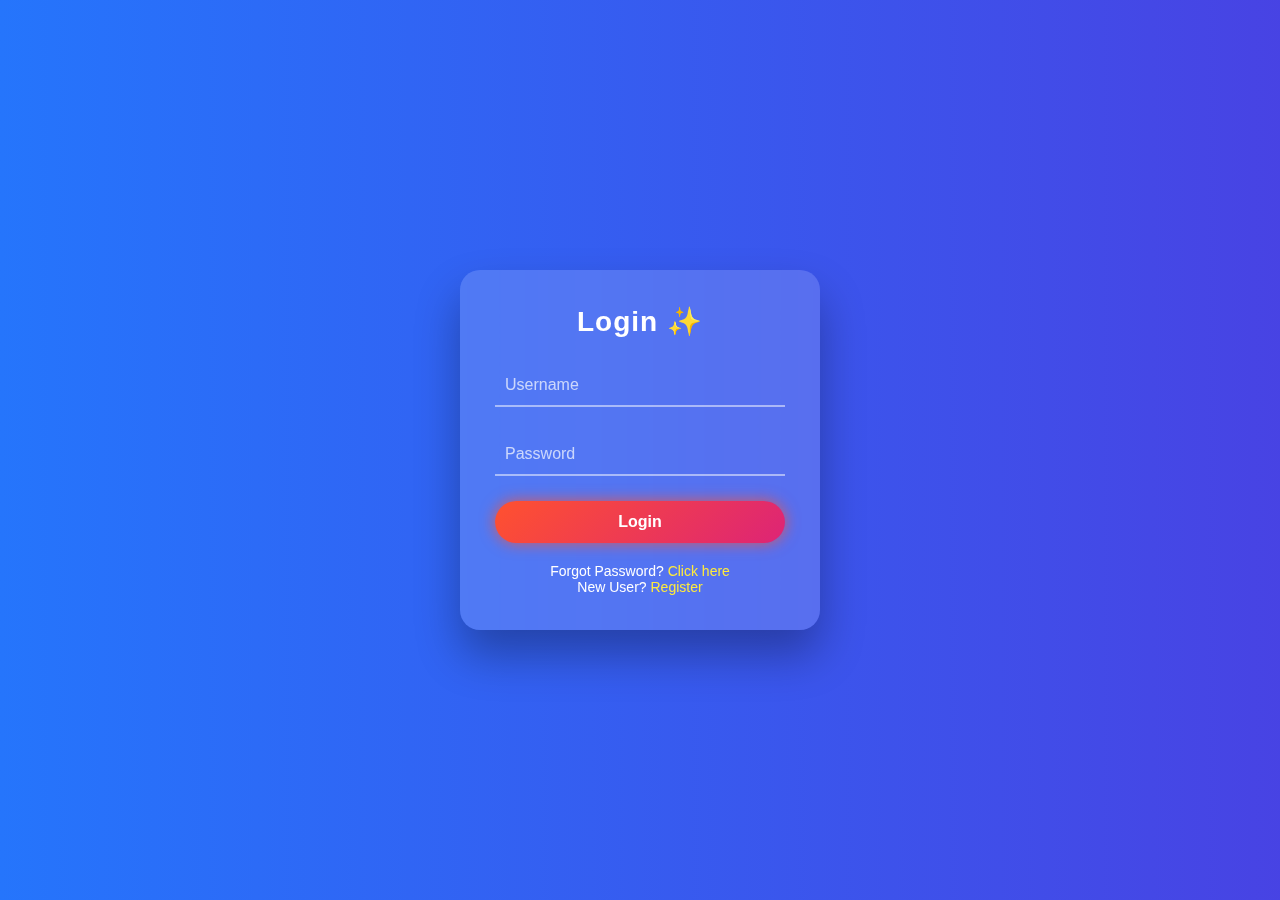
<file: index.html>
<!DOCTYPE html>
<html lang="en">
<head>
<meta charset="UTF-8">
<title>Stylish Login</title>

<style>
/* RESET */
* {
    margin: 0;
    padding: 0;
    box-sizing: border-box;
    font-family: 'Poppins', sans-serif;
}

/* BACKGROUND */
body {
    height: 100vh;
    background: linear-gradient(270deg, #ff6a00, #ee0979, #6a11cb, #2575fc);
    background-size: 600% 600%;
    animation: gradientBG 12s ease infinite;
    display: flex;
    justify-content: center;
    align-items: center;
}

@keyframes gradientBG {
    0% { background-position: 0% 50%; }
    50% { background-position: 100% 50%; }
    100% { background-position: 0% 50%; }
}

/* LOGIN CARD */
.login-box {
    width: 360px;
    padding: 35px;
    border-radius: 20px;
    background: rgba(255, 255, 255, 0.15);
    backdrop-filter: blur(15px);
    box-shadow: 0 25px 45px rgba(0,0,0,0.3);
    color: white;
}

/* TITLE */
.login-box h2 {
    text-align: center;
    margin-bottom: 25px;
    font-size: 28px;
    letter-spacing: 1px;
}

/* INPUT BOX */
.input-box {
    position: relative;
    margin-bottom: 25px;
}

.input-box input {
    width: 100%;
    padding: 12px 10px;
    background: transparent;
    border: none;
    border-bottom: 2px solid rgba(255,255,255,0.5);
    color: white;
    font-size: 16px;
    outline: none;
}

.input-box label {
    position: absolute;
    top: 50%;
    left: 10px;
    color: rgba(255,255,255,0.7);
    font-size: 16px;
    pointer-events: none;
    transform: translateY(-50%);
    transition: 0.3s;
}

/* FLOATING LABEL */
.input-box input:focus ~ label,
.input-box input:valid ~ label {
    top: -8px;
    font-size: 13px;
    color: #ffeb3b;
}

/* BUTTON */
.login-btn {
    width: 100%;
    padding: 12px;
    border: none;
    border-radius: 30px;
    font-size: 16px;
    font-weight: bold;
    cursor: pointer;
    background: linear-gradient(135deg, #ff512f, #dd2476);
    color: white;
    box-shadow: 0 0 15px rgba(255, 81, 47, 0.8);
    transition: 0.3s;
}

.login-btn:hover {
    transform: scale(1.05);
    box-shadow: 0 0 25px rgba(255, 81, 47, 1);
}

/* EXTRA LINKS */
.links {
    margin-top: 20px;
    text-align: center;
    font-size: 14px;
}

.links a {
    color: #ffeb3b;
    text-decoration: none;
    font-weight: 500;
}

.links a:hover {
    text-decoration: underline;
}
</style>
</head>

<body>

<div class="login-box">
    <h2>Login ✨</h2>
    <form>
        <div class="input-box">
            <input type="text" required>
            <label>Username</label>
        </div>

        <div class="input-box">
            <input type="password" required>
            <label>Password</label>
        </div>

        <button class="login-btn">Login</button>

        <div class="links">
            <p>Forgot Password? <a href="#">Click here</a></p>
            <p>New User? <a href="#">Register</a></p>
        </div>
    </form>
</div>

</body>
</html>
</file>
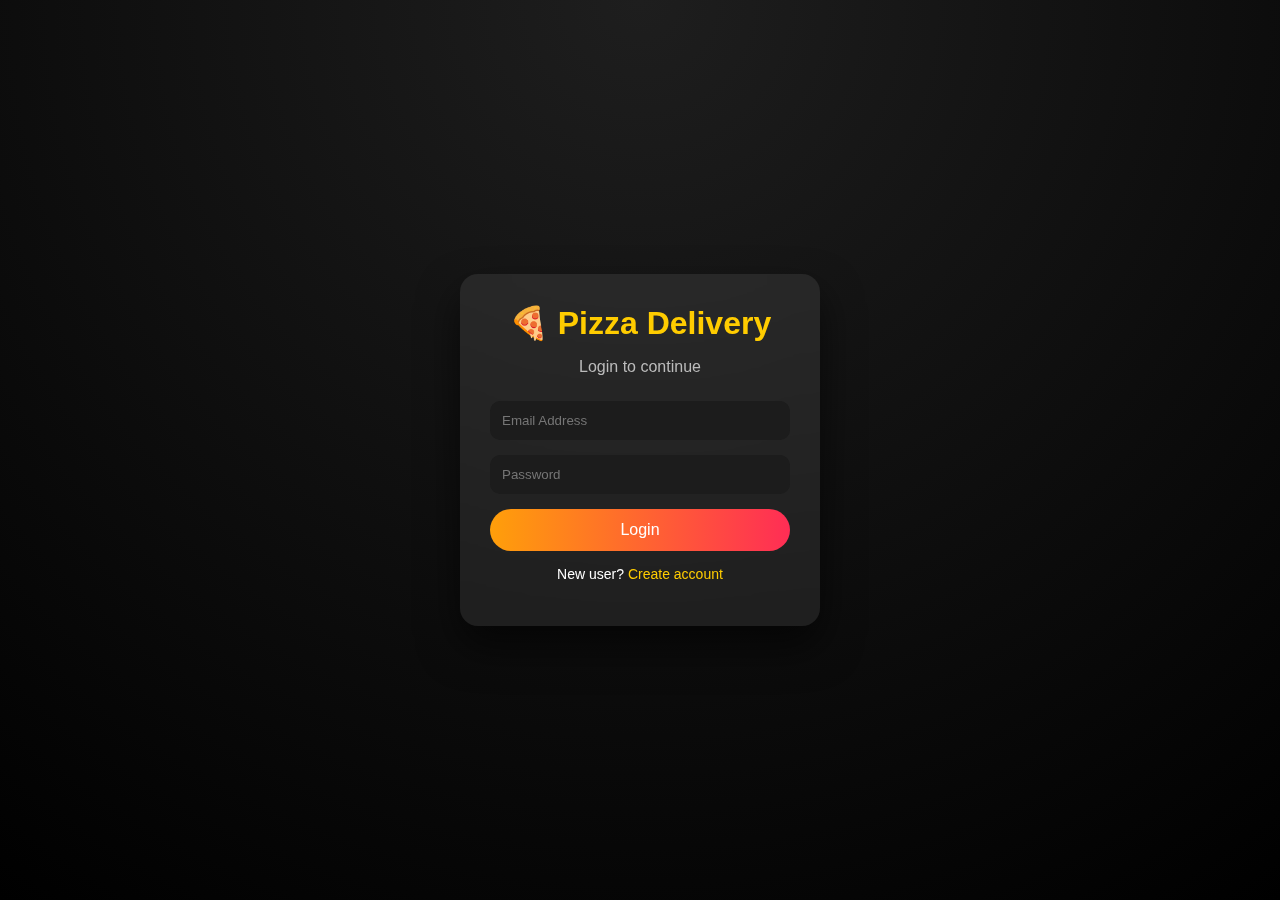
<file: pizza website/index.html>
<!DOCTYPE html>
<html lang="en">
<head>
  <meta charset="UTF-8">
  <title>Pizza Login</title>
  <link rel="stylesheet" href="css/style.css">
</head>
<body>

<div class="login-wrapper">
  <div class="login-card">
    <h1 class="app-title">🍕 Pizza Delivery</h1>
    <p class="subtitle">Login to continue</p>

    <input type="email" placeholder="Email Address">
    <input type="password" placeholder="Password">

    <button class="login-btn" onclick="login()">Login</button>

    <p class="link-text">
      New user? <a href="register.html">Create account</a>
    </p>
  </div>
</div>

<script>
  function login() {
    window.location.href = "menus.html";
  }
</script>

</body>
</html>
</file>
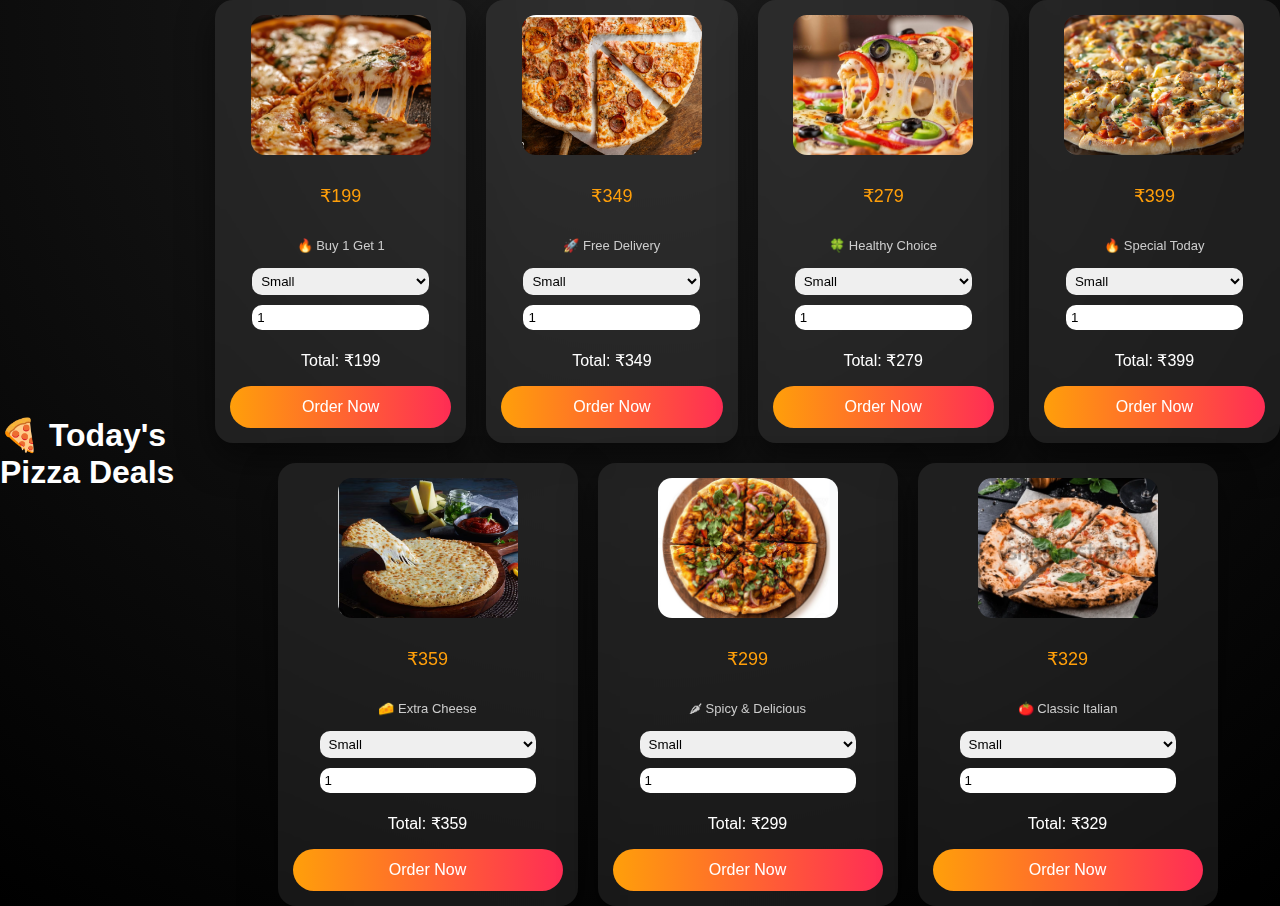
<file: pizza website/menus.html>
<!DOCTYPE html>
<html lang="en">
<head>
  <meta charset="UTF-8">
  <title>Order Pizza</title>
  <link rel="stylesheet" href="css/style.css">
</head>
<body>

<h1 class="page-title">🍕 Today's Pizza Deals</h1>

<div class="pizza-container">

  <!-- margherita -->
  <div class="pizza-card">
    <img src="images/margherita.png" alt="margherita" class="pizza-img">

    <p class="price" data-small="199" data-medium="249" data-large="299">₹199</p>
    <p class="deal">🔥 Buy 1 Get 1</p>
    <select class="size-select" onchange="updatePrice(this)">
      <option value="small">Small</option>
      <option value="medium">Medium</option>
      <option value="large">Large</option>
    </select>
    <input type="number" value="1" min="1" class="quantity" onchange="updatePrice(this)">
    <p>Total: ₹<span class="total">199</span></p>
    <button class="login-btn" onclick="order()">Order Now</button>
  </div>

  

  <!-- pepperoni -->
  <div class="pizza-card">
    <img src="images/peperroni.png" alt="pepperoni" class="pizza-img">

    <p class="price" data-small="349" data-medium="399" data-large="449">₹349</p>
    <p class="deal">🚀 Free Delivery</p>
    <select class="size-select" onchange="updatePrice(this)">
      <option value="small">Small</option>
      <option value="medium">Medium</option>
      <option value="large">Large</option>
    </select>
    <input type="number" value="1" min="1" class="quantity" onchange="updatePrice(this)">
    <p>Total: ₹<span class="total">349</span></p>
    <button class="login-btn" onclick="order()">Order Now</button>
  </div>

  <!-- Veggie Delight -->
  <div class="pizza-card">
    <img src="images/veggie.png" alt="Veggie Delight" class="pizza-img">
  

    <p class="price" data-small="279" data-medium="329" data-large="379">₹279</p>
    <p class="deal">🍀 Healthy Choice</p>
    <select class="size-select" onchange="updatePrice(this)">
      <option value="small">Small</option>
      <option value="medium">Medium</option>
      <option value="large">Large</option>
    </select>
    <input type="number" value="1" min="1" class="quantity" onchange="updatePrice(this)">
    <p>Total: ₹<span class="total">279</span></p>
    <button class="login-btn" onclick="order()">Order Now</button>
  </div>

  <!-- Chicken Supreme -->
  <div class="pizza-card">
    <img src="images/chicken .png" alt="Chicken Supreme" class="pizza-img">

    <p class="price" data-small="399" data-medium="449" data-large="499">₹399</p>
    <p class="deal">🔥 Special Today</p>
    <select class="size-select" onchange="updatePrice(this)">
      <option value="small">Small</option>
      <option value="medium">Medium</option>
      <option value="large">Large</option>
    </select>
    <input type="number" value="1" min="1" class="quantity" onchange="updatePrice(this)">
    <p>Total: ₹<span class="total">399</span></p>
    <button class="login-btn" onclick="order()">Order Now</button>
  </div>

  <!-- Cheese Burst -->
  <div class="pizza-card">
    <img src="images/cheeseburst.png" alt="Cheese Burst" class="pizza-img">

    <p class="price" data-small="359" data-medium="409" data-large="459">₹359</p>
    <p class="deal">🧀 Extra Cheese</p>
    <select class="size-select" onchange="updatePrice(this)">
      <option value="small">Small</option>
      <option value="medium">Medium</option>
      <option value="large">Large</option>
    </select>
    <input type="number" value="1" min="1" class="quantity" onchange="updatePrice(this)">
    <p>Total: ₹<span class="total">359</span></p>
    <button class="login-btn" onclick="order()">Order Now</button>
  </div>
    <!-- Paneer Tikka -->
  <div class="pizza-card">
    <img src="images/paner tikka.png" alt="Paneer Tikka" class="pizza-img">

    <p class="price" data-small="299" data-medium="349" data-large="399">₹299</p>
    <p class="deal">🌶 Spicy & Delicious</p>
    <select class="size-select" onchange="updatePrice(this)">
      <option value="small">Small</option>
      <option value="medium">Medium</option>
      <option value="large">Large</option>
    </select>
    <input type="number" value="1" min="1" class="quantity" onchange="updatePrice(this)">
    <p>Total: ₹<span class="total">299</span></p>
    <button class="login-btn" onclick="order()">Order Now</button>
  </div>

  <!-- Neapolitan -->
  <div class="pizza-card">
    <img src="images/neapolitan.png" alt="Neapolitan" class="pizza-img">

    <p class="price" data-small="329" data-medium="379" data-large="429">₹329</p>
    <p class="deal">🍅 Classic Italian</p>
    <select class="size-select" onchange="updatePrice(this)">
      <option value="small">Small</option>
      <option value="medium">Medium</option>
      <option value="large">Large</option>
    </select>
    <input type="number" value="1" min="1" class="quantity" onchange="updatePrice(this)">
    <p>Total: ₹<span class="total">329</span></p>
    <button class="login-btn" onclick="order()">Order Now</button>
  </div>



</div>

<script>
function updatePrice(element) {
  const card = element.closest('.pizza-card');
  const size = card.querySelector('.size-select').value;
  const quantity = parseInt(card.querySelector('.quantity').value);
  const priceEl = card.querySelector('.price');

  let price = 0;
  if (size === 'small') price = parseInt(priceEl.dataset.small);
  else if (size === 'medium') price = parseInt(priceEl.dataset.medium);
  else if (size === 'large') price = parseInt(priceEl.dataset.large);

  card.querySelector('.total').innerText = price * quantity;
}

function order() {
  alert("Order placed successfully!");
  window.location.href = "track.html";
}
</script>

</body>
</html>
</file>
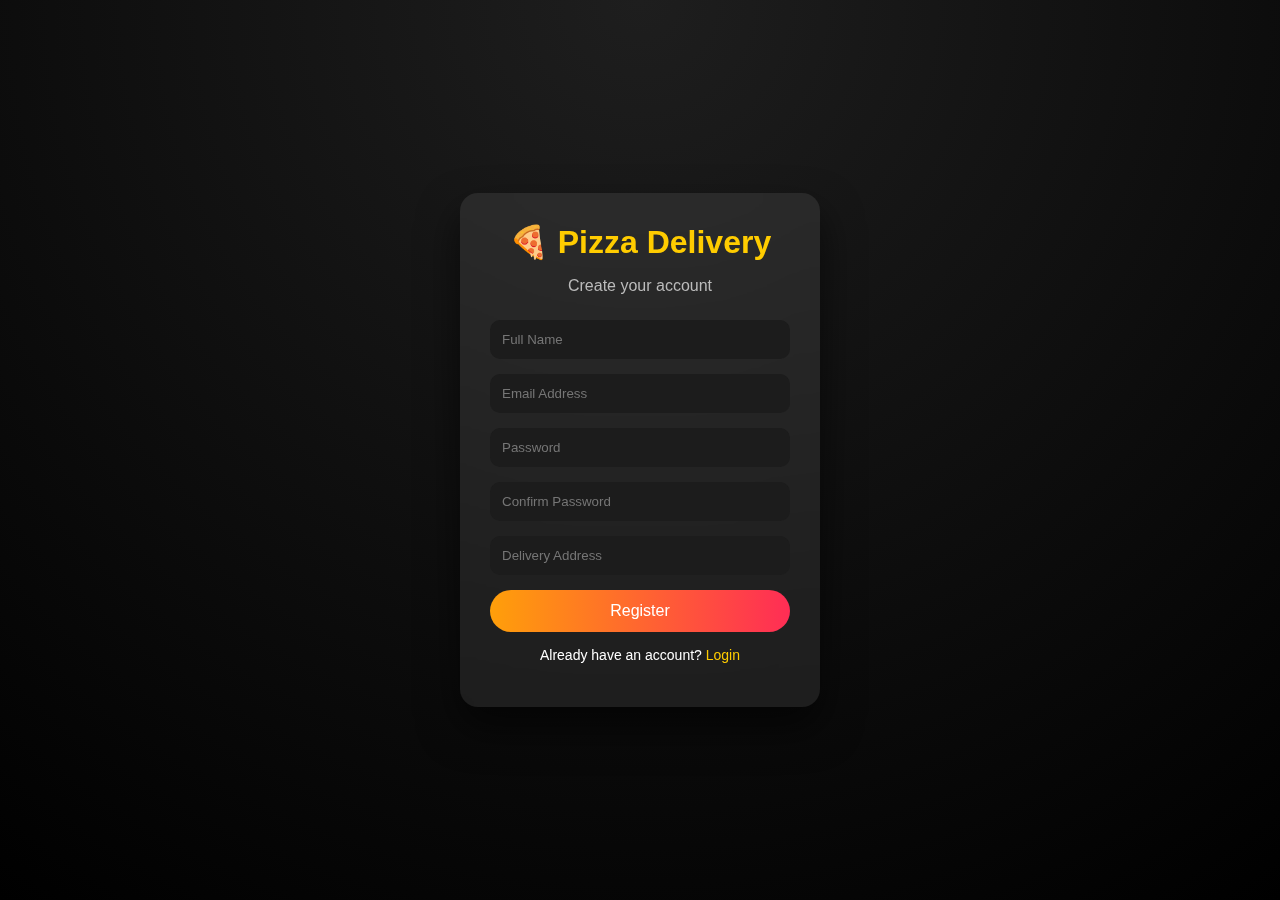
<file: pizza website/register.html>
<!DOCTYPE html>
<html lang="en">
<head>
  <meta charset="UTF-8">
  <title>Pizza Register</title>
  <link rel="stylesheet" href="css/style.css">
</head>
<body>

<div class="login-wrapper">
  <div class="login-card">
    <h1 class="app-title">🍕 Pizza Delivery</h1>
    <p class="subtitle">Create your account</p>

    <input type="text" placeholder="Full Name">
    <input type="email" placeholder="Email Address">
    <input type="password" placeholder="Password">
    <input type="password" placeholder="Confirm Password">
    <input type="text" placeholder="Delivery Address">

    <button class="login-btn" onclick="register()">Register</button>

    <p class="link-text">
      Already have an account?
      <a href="index.html">Login</a>
    </p>
  </div>
</div>

<script>
  function register() {
    alert("Registration successful!");
    window.location.href = "index.html";
  }
</script>

</body>
</html>
</file>
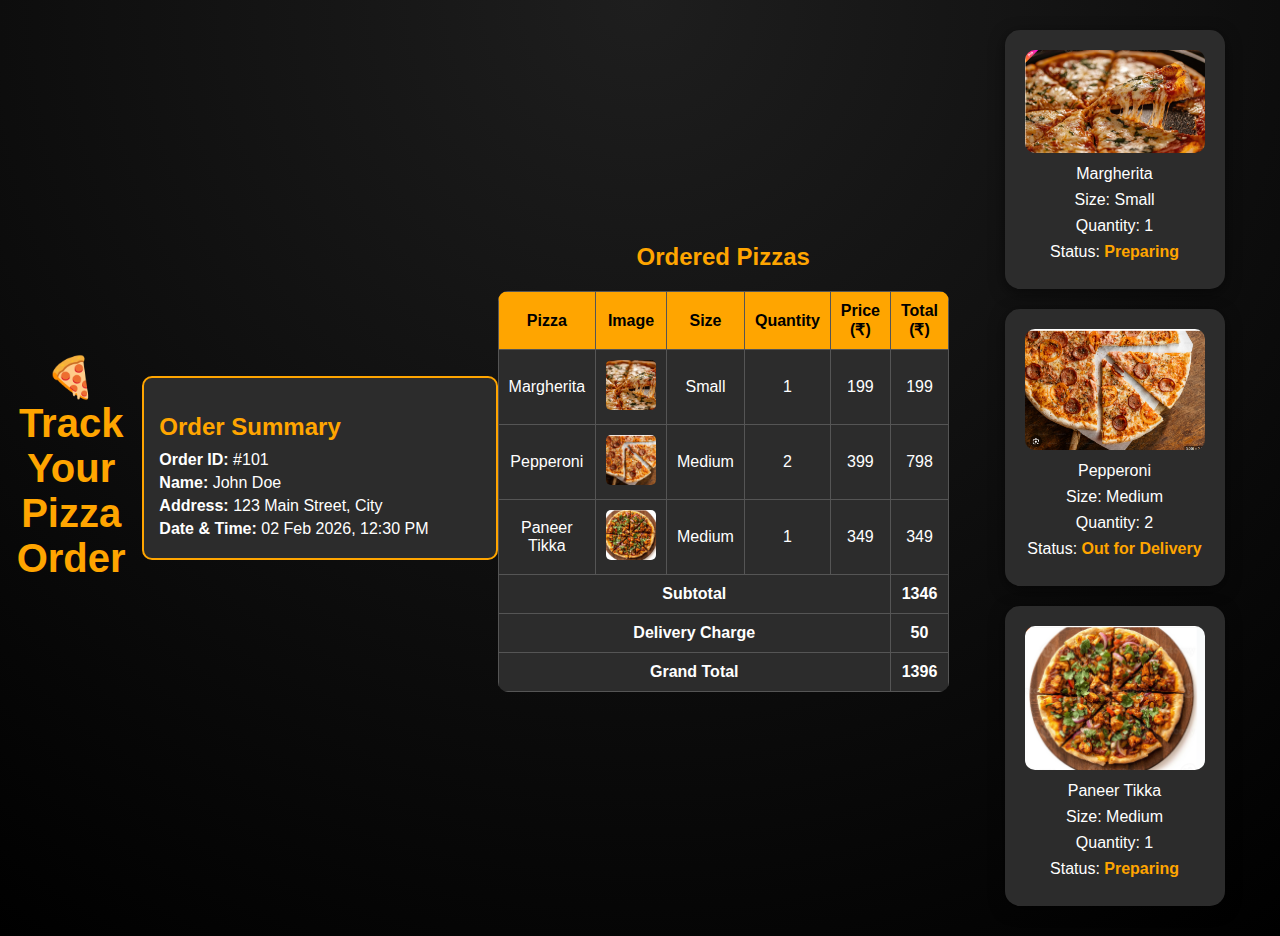
<file: pizza website/track.html>
<!DOCTYPE html>
<html lang="en">
<head>
  <meta charset="UTF-8">
  <title>Track Your Pizza Order</title>
  <link rel="stylesheet" href="css/style.css">
  <style>
    body {
      font-family: Arial, sans-serif;
      background-color: #1e1e1e;
      color: #fff;
      margin: 0;
      padding: 0;
    }

    .page-title {
      text-align: center;
      margin: 20px 0;
      color: #ffa500;
      font-size: 2.5em;
    }

    .order-summary {
      width: 90%;
      max-width: 900px;
      margin: 20px auto;
      background-color: #2c2c2c;
      padding: 15px;
      border-radius: 10px;
      border: 2px solid #ffa500;
    }

    .order-summary h2 {
      color: #ffa500;
      margin-bottom: 10px;
    }

    .order-summary p {
      margin: 5px 0;
    }

    .order-items table {
      width: 90%;
      max-width: 900px;
      margin: 20px auto;
      border-collapse: collapse;
      background-color: #2c2c2c;
      border-radius: 10px;
      overflow: hidden;
      color: #fff;
    }

    .order-items th, .order-items td {
      border: 1px solid #555;
      padding: 10px;
      text-align: center;
    }

    .order-items th {
      background-color: #ffa500;
      color: #000;
    }

    .order-items img {
      width: 50px;
      height: 50px;
      object-fit: cover;
      border-radius: 5px;
    }

    .total-row td {
      font-weight: bold;
    }

    .status-container {
      display: flex;
      justify-content: center;
      flex-wrap: wrap;
      gap: 20px;
      margin: 30px auto;
      width: 90%;
      max-width: 900px;
    }

    .status-card {
      background: #2c2c2c;
      border-radius: 15px;
      padding: 20px;
      width: 220px;
      box-shadow: 0 4px 15px rgba(0,0,0,0.5);
      text-align: center;
    }

    .status-card img {
      width: 100%;
      border-radius: 10px;
    }

    .status-card p {
      margin: 8px 0;
    }

    .status {
      font-weight: bold;
      color: #ffa500;
    }
  </style>
</head>
<body>

<h1 class="page-title">🍕 Track Your Pizza Order</h1>

<!-- Order Summary -->
<div class="order-summary">
  <h2>Order Summary</h2>
  <p><strong>Order ID:</strong> #101</p>
  <p><strong>Name:</strong> John Doe</p>
  <p><strong>Address:</strong> 123 Main Street, City</p>
  <p><strong>Date & Time:</strong> 02 Feb 2026, 12:30 PM</p>
</div>

<!-- Ordered Items Table -->
<div class="order-items">
  <h2 style="text-align:center; color:#ffa500;">Ordered Pizzas</h2>
  <table>
    <thead>
      <tr>
        <th>Pizza</th>
        <th>Image</th>
        <th>Size</th>
        <th>Quantity</th>
        <th>Price (₹)</th>
        <th>Total (₹)</th>
      </tr>
    </thead>
    <tbody>
      <tr>
        <td>Margherita</td>
        <td><img src="images/margherita.png" alt="Margherita"></td>
        <td>Small</td>
        <td>1</td>
        <td>199</td>
        <td>199</td>
      </tr>
      <tr>
        <td>Pepperoni</td>
        <td><img src="images/peperroni.png" alt="Pepperoni"></td>
        <td>Medium</td>
        <td>2</td>
        <td>399</td>
        <td>798</td>
      </tr>
      <tr>
        <td>Paneer Tikka</td>
        <td><img src="images/paner tikka.png" alt="Paneer Tikka"></td>
        <td>Medium</td>
        <td>1</td>
        <td>349</td>
        <td>349</td>
      </tr>
      <tr class="total-row">
        <td colspan="5">Subtotal</td>
        <td>1346</td>
      </tr>
      <tr class="total-row">
        <td colspan="5">Delivery Charge</td>
        <td>50</td>
      </tr>
      <tr class="total-row">
        <td colspan="5">Grand Total</td>
        <td>1396</td>
      </tr>
    </tbody>
  </table>
</div>

<!-- Pizza Status Cards -->
<div class="status-container">
  <div class="status-card">
    <img src="images/margherita.png" alt="Margherita">
    <p>Margherita</p>
    <p>Size: Small</p>
    <p>Quantity: 1</p>
    <p>Status: <span class="status" id="status1">Preparing</span></p>
  </div>

  <div class="status-card">
    <img src="images/peperroni.png" alt="Pepperoni">
    <p>Pepperoni</p>
    <p>Size: Medium</p>
    <p>Quantity: 2</p>
    <p>Status: <span class="status" id="status2">Out for Delivery</span></p>
  </div>

  <div class="status-card">
    <img src="images/paner tikka.png" alt="Paneer Tikka">
    <p>Paneer Tikka</p>
    <p>Size: Medium</p>
    <p>Quantity: 1</p>
    <p>Status: <span class="status" id="status3">Preparing</span></p>
  </div>
</div>

<script>
  // Example: Update status dynamically (simulating order progress)
  setTimeout(() => {
    document.getElementById('status1').innerText = 'Out for Delivery';
    document.getElementById('status1').style.color = '#00ff00';
  }, 5000); // after 5 seconds

  setTimeout(() => {
    document.getElementById('status2').innerText = 'Delivered';
    document.getElementById('status2').style.color = '#00ff00';
  }, 10000); // after 10 seconds

  setTimeout(() => {
    document.getElementById('status3').innerText = 'Out for Delivery';
    document.getElementById('status3').style.color = '#00ff00';
  }, 8000); // after 8 seconds
</script>

</body>
</html>
</file>
<file: pizza website/css/style.css>
* {
  box-sizing: border-box;
  font-family: "Segoe UI", sans-serif;
}

body {
  margin: 0;
  min-height: 100vh;
  background: radial-gradient(circle at top, #1e1e1e, #000);
  display: flex;
  align-items: center;
  justify-content: center;
  color: #fff;
}

/* Login Wrapper */
.login-wrapper {
  width: 100%;
  display: flex;
  justify-content: center;
}

/* Glass Card */
.login-card {
  width: 360px;
  padding: 30px;
  border-radius: 18px;
  background: rgba(255, 255, 255, 0.08);
  backdrop-filter: blur(15px);
  box-shadow: 0 20px 40px rgba(0,0,0,0.6);
  text-align: center;
}

/* Title */
.app-title {
  margin: 0;
  font-size: 32px;
  color: #ffcc00;
}

.subtitle {
  color: #bbb;
  margin-bottom: 25px;
}

/* Inputs */
.login-card input {
  width: 100%;
  padding: 12px;
  margin-bottom: 15px;
  border-radius: 10px;
  border: none;
  outline: none;
  background: #1c1c1c;
  color: white;
}

/* Button */
.login-btn {
  width: 100%;
  padding: 12px;
  border-radius: 30px;
  border: none;
  cursor: pointer;
  font-size: 16px;
  color: white;
  background: linear-gradient(90deg, #ff9f0a, #ff2d55);
  transition: 0.3s;
}

.login-btn:hover {
  opacity: 0.9;
  transform: scale(1.02);
}

/* Links */
.link-text {
  margin-top: 15px;
  font-size: 14px;
}

.link-text a {
  color: #ffcc00;
  text-decoration: none;
}
.pizza-container {
  display: flex;
  justify-content: center;
  flex-wrap: wrap;
  gap: 25px;
}

.pizza-card {
  width: 230px;
  padding: 15px;
  border-radius: 18px;
  background: rgba(255,255,255,0.08);
  backdrop-filter: blur(12px);
  box-shadow: 0 15px 35px rgba(0,0,0,0.5);
  text-align: center;
  color: white;
  display: flex;
  flex-direction: column;
  align-items: center;
}



.pizza-card img {
  width: 100%;
  height: 140px;
  object-fit: cover;
  border-radius: 14px;
}

.pizza-card .price {
  font-size: 18px;
  color: #ff9f0a;
}

.pizza-card .deal {
  font-size: 13px;
  color: #ccc;
  margin-bottom: 10px;
}

.pizza-card select,
.pizza-card input[type="number"] {
  width: 80%;
  margin: 5px 0;
  padding: 5px;
  border-radius: 10px;
  border: none;
  outline: none;
}
.pizza-img {
  width: 100%;
  max-width: 180px;
  display: block;
  margin: 0 auto 12px;
  border-radius: 14px;
}
.pizza-container {
  display: flex;
  flex-wrap: wrap;       /* Allows multiple rows */
  justify-content: center; /* Centers all cards horizontally */
  gap: 20px;             /* Space between cards */
}

.pizza-card {
  flex: 1 1 250px;       /* Each card takes at least 250px, grows if space available */
  max-width: 300px;      /* Optional: limit card size */
  box-sizing: border-box;
}
</file>
